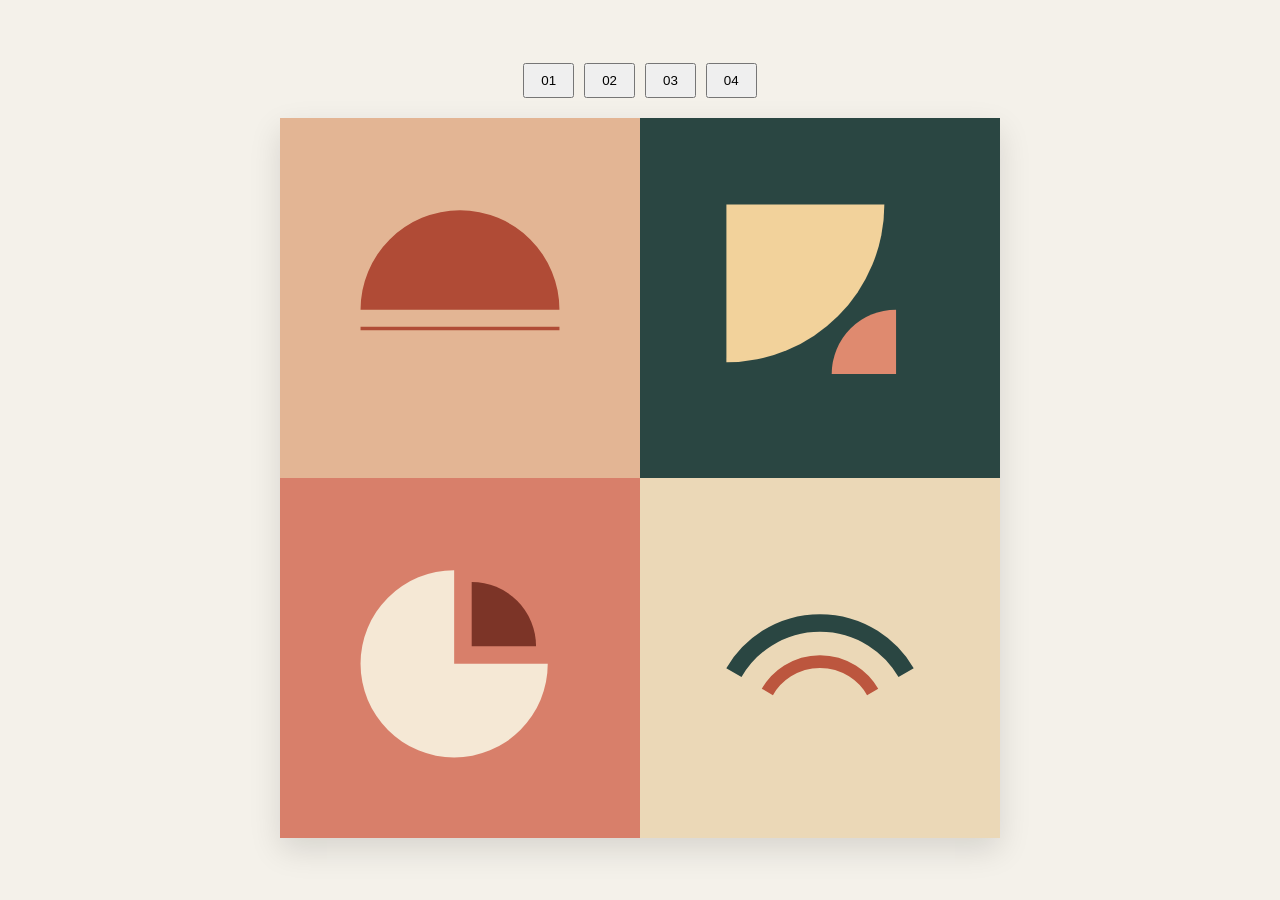
<file: canvas.html>
<!DOCTYPE html>
<html lang="zh-Hant">
<head>
  <meta charset="UTF-8">
  <meta name="viewport" content="width=device-width, initial-scale=1.0">
  <title>Canvas</title>
  <style>
    * {
      box-sizing: border-box;
      margin: 0;
      padding: 0;
    }

    body {
      display: flex;
      flex-direction: column;
      justify-content: center;
      align-items: center;
      min-height: 100vh;
      background-color: #f4f1ea;
      font-family: 'Helvetica Neue', Arial, sans-serif;
      gap: 20px;
    }

    /* 2x2 方框網格容器 */
    .grid-container {
      display: grid;
      grid-template-columns: repeat(2, 1fr);
      grid-template-rows: repeat(2, 1fr);
      width: 100%;
      max-width: 720px;
      aspect-ratio: 1 / 1;
      box-shadow: 0 12px 30px rgba(0, 0, 0, 0.12);
    }

    /* 單個方框共用樣式 */
    .card {
      position: relative;
      display: flex;
      justify-content: center;
      align-items: center;
      padding: 24px;
      overflow: hidden;
    }

    /* 各方框獨立配色 */
    .card-1 {
      background-color: #E3B594;
      color: #6B3E2B;
    }

    .card-2 {
      background-color: #2A4642;
      color: #E8D5B5;
    }

    .card-3 {
      background-color: #D87F6A;
      color: #693326;
    }

    .card-4 {
      background-color: #EBD8B7;
      color: #2A4642;
    }

    svg {
      width: 75%;
      height: 75%;
      overflow: visible;
    }

    .controls {
      display: flex;
      gap: 10px;
    }

    button {
      padding: 8px 16px;
      cursor: pointer;
    }
  </style>
</head>
<body>

  <!-- 四個切換按鈕 -->
  <div class="controls">
    <button onclick="showOnly(1)">01</button>
    <button onclick="showOnly(2)">02</button>
    <button onclick="showOnly(3)">03</button>
    <button onclick="showOnly(4)">04</button>
  </div>

  <div class="grid-container">
    <!-- 01 / HALF CIRCLE / 180° -->
    <div class="card card-1">
      <svg viewBox="0 0 200 200">
        <path d="M 15 110 A 85 85 0 0 1 185 110 Z" fill="#B04B36" />
        <line x1="15" y1="126" x2="185" y2="126" stroke="#B04B36" stroke-width="3" />
      </svg>
    </div>

    <!-- 02 / QUARTER SECTORS / 90° -->
    <div class="card card-2">
      <svg viewBox="0 0 200 200">
        <path d="M 20 20 L 155 20 A 135 135 0 0 1 20 155 Z" fill="#F2D29B" />
        <path d="M 165 165 L 110 165 A 55 55 0 0 1 165 110 Z" fill="#DF8A6F" />
      </svg>
    </div>

    <!-- 03 / THREE QUARTERS / 270° -->
    <div class="card card-3">
      <svg viewBox="0 0 200 200">
        <path d="M 95 105 L 175 105 A 80 80 0 1 1 95 25 Z" fill="#F5E8D5" />
        <path d="M 110 90 L 110 35 A 55 55 0 0 1 165 90 Z" fill="#7C3427" />
      </svg>
    </div>

    <!-- 04 / OPEN ARCS / 120° -->
    <div class="card card-4">
      <svg viewBox="0 0 200 200">
        <path d="M 26.4 112.5 A 85 85 0 0 1 173.6 112.5" fill="none" stroke="#2A4642" stroke-width="15" />
        <path d="M 55 129 A 52 52 0 0 1 145 129" fill="none" stroke="#BC563E" stroke-width="11" />
      </svg>
    </div>
  </div>

  <script>
    function showOnly(num) {
      const cards = document.querySelectorAll('.card');

      // 使用 visibility 隱藏另外三格，保留原本的四分之一位置與大小
      cards.forEach((card, index) => {
        card.style.visibility = (index + 1 === num) ? 'visible' : 'hidden';
      });
    }
  </script>

</body>
</html>
</file>
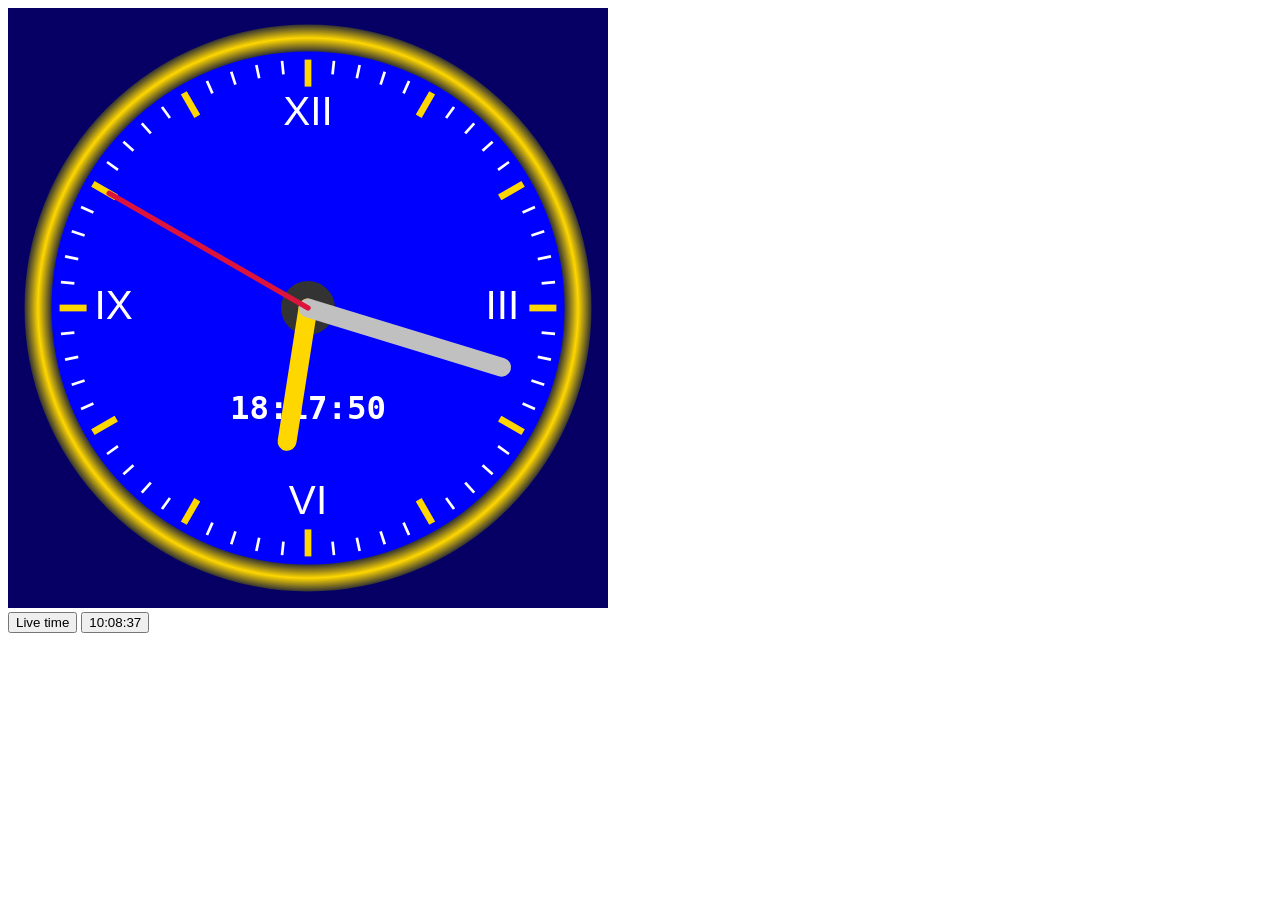
<file: clock.html>
<!DOCTYPE html>
<html>
<body>

<canvas id="canvas" width="600" height="600" style="background-color:rgb(7, 0, 100)">
Sorry, your browser does not support canvas.
</canvas>

<br>
<button onclick="isFixedTime = false; drawClock();">Live time</button>
<button onclick="isFixedTime = true; drawClock();">10:08:37</button>

<script>
const canvas = document.getElementById("canvas");
const ctx = canvas.getContext("2d");
let radius = canvas.height / 2;
ctx.translate(radius, radius);
radius = radius * 0.90;

let isFixedTime = false;

drawClock();
setInterval(drawClock, 1000);

function getDisplayTime() {
  if (isFixedTime) {
    return { hour: 10, minute: 8, second: 37 };
  }
  const now = new Date();
  return {
    hour: now.getHours(),
    minute: now.getMinutes(),
    second: now.getSeconds()
  };
}

function drawClock() {
  const time = getDisplayTime();
  drawFace(ctx, radius);
  drawTicks(ctx, radius);
  drawNumbers(ctx, radius);
  drawDigitalTime(ctx, radius, time);
  drawTime(ctx, radius, time);
  // 修正 1：移除原本多餘且未定義變數的 drawHand(ctx,pos,length,width,color);
}

function drawFace(ctx, radius) {
  const grad = ctx.createRadialGradient(0,0,radius*0.95, 0,0,radius*1.05);
  grad.addColorStop(0, '#333');
  grad.addColorStop(0.5, 'gold');
  grad.addColorStop(1, '#333');
  ctx.beginPath();
  ctx.arc(0, 0, radius, 0, 2*Math.PI);
  ctx.fillStyle = 'blue';
  ctx.fill();
  ctx.strokeStyle = grad;
  ctx.lineWidth = radius*0.1;
  ctx.stroke();
  ctx.beginPath();
  ctx.arc(0, 0, radius*0.1, 0, 2*Math.PI);
  ctx.fillStyle = '#333';
  ctx.fill();
}

function drawTicks(ctx, radius) {
  for (let i = 0; i < 60; i++) {
    const ang = (i * Math.PI) / 30;
    const isHour = i % 5 === 0;
    ctx.save();
    ctx.rotate(ang);
    ctx.beginPath();

    if (isHour) {
      ctx.lineWidth = radius * 0.025;
      ctx.strokeStyle = 'gold'; // 配合藍色底色，改用金色較清晰
      ctx.moveTo(0, -radius * 0.92);
      ctx.lineTo(0, -radius * 0.82);
    } else {
      ctx.lineWidth = radius * 0.01;
      ctx.strokeStyle = 'white'; // 配合藍色底色，改用白色較清晰
      ctx.moveTo(0, -radius * 0.92);
      ctx.lineTo(0, -radius * 0.87);
    }

    ctx.stroke();
    ctx.restore();
  }
}

function drawNumbers(ctx, radius) {
  ctx.font = radius*0.15 + "px arial";
  ctx.textBaseline = "middle";
  ctx.textAlign = "center";
  ctx.fillStyle = 'white';

  const romanTable = {
      3: "III",
      6: "VI",
      9: "IX",
      12: "XII"
  };

  for(let num = 3; num <= 12; num += 3){
    let ang = num * Math.PI / 6;
    ctx.rotate(ang);
    // 修正 3：維持 0.72 避免與外圈刻度重疊
    ctx.translate(0, -radius*0.72);
    ctx.rotate(-ang);
    ctx.fillText(romanTable[num], 0, 0);
    ctx.rotate(ang);
    ctx.translate(0, radius*0.72);
    ctx.rotate(-ang);
  }
}

function drawDigitalTime(ctx, radius, time) {
  // 修正 2：改用傳入的 time.hour / time.minute / time.second
  const h = String(time.hour).padStart(2, '0');
  const m = String(time.minute).padStart(2, '0');
  const s = String(time.second).padStart(2, '0');
  const timeString = `${h}:${m}:${s}`;

  ctx.save();
  ctx.font = `bold ${radius * 0.12}px monospace`; // 補上字體大小設定
  ctx.fillStyle = 'white';
  ctx.textAlign = 'center';
  ctx.textBaseline = 'middle';
  ctx.fillText(timeString, 0, radius * 0.38);
  ctx.restore();
}

function drawTime(ctx, radius, time){
    let {hour, minute, second} = time;
    hour = hour % 12;
    hour = (hour * Math.PI / 6) +
           (minute * Math.PI / (6 * 60)) +
           (second * Math.PI / (360 * 60));
    drawHand(ctx, hour, radius * 0.5, radius * 0.07, 'gold');

    minute = (minute * Math.PI / 30) + (second * Math.PI / (30 * 60));
    drawHand(ctx, minute, radius * 0.75, radius * 0.07, 'silver');

    second = (second * Math.PI / 30);
    drawHand(ctx, second, radius * 0.85, radius * 0.02, 'crimson');
}

function drawHand(ctx, pos, length, width, color) {
    ctx.beginPath();
    ctx.lineWidth = width;
    ctx.lineCap = "round";
    ctx.strokeStyle = color;
    ctx.moveTo(0, 0);
    ctx.rotate(pos);
    ctx.lineTo(0, -length);
    ctx.stroke();
    ctx.rotate(-pos);
}
</script>

</body>
</html>
</file>
